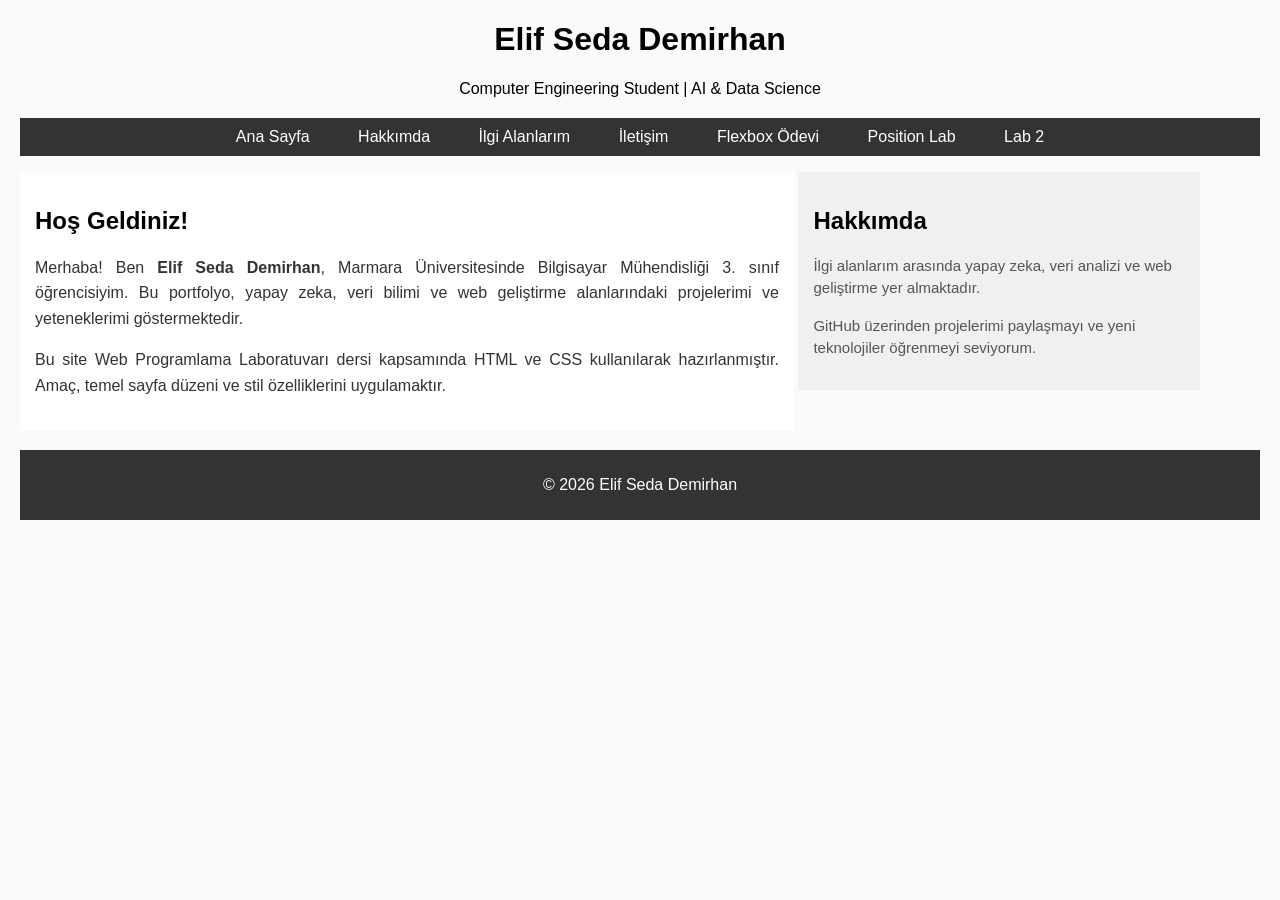
<file: index.html>
<!DOCTYPE html>
<html lang="tr">
<head>
<meta charset="UTF-8">
<title>Elif Seda Demirhan - Portfolio</title>
<link rel="stylesheet" href="styles/style.css">
</head>

<body>

<header>
<h1>Elif Seda Demirhan</h1>
<p>Computer Engineering Student | AI & Data Science</p>
</header>

<nav>
<ul>
<li><a href="index.html">Ana Sayfa</a></li>
<li><a href="about.html">Hakkımda</a></li>
<li><a href="interests.html">İlgi Alanlarım</a></li>
<li><a href="contact.html">İletişim</a></li>
<li><a href="flexbox/">Flexbox Ödevi</a></li>
<li><a href="lab-position.html">Position Lab</a></li>
<li><a href="lab2.html">Lab 2</a></li>
  

</ul>
</nav>

<main>

<div class="content">

<h2>Hoş Geldiniz!</h2>

<p>
Merhaba! Ben <strong>Elif Seda Demirhan</strong>, 
Marmara Üniversitesinde Bilgisayar Mühendisliği 3. sınıf öğrencisiyim. 
Bu portfolyo, yapay zeka, veri bilimi ve web geliştirme alanlarındaki 
projelerimi ve yeteneklerimi göstermektedir.
</p>

<p>
Bu site Web Programlama Laboratuvarı dersi kapsamında 
HTML ve CSS kullanılarak hazırlanmıştır. Amaç, temel sayfa düzeni 
ve stil özelliklerini uygulamaktır.
</p>

</div>

<aside class="sidebar">

<h2>Hakkımda</h2>

<p>
İlgi alanlarım arasında yapay zeka, veri analizi ve web geliştirme yer almaktadır.
</p>

<p>
GitHub üzerinden projelerimi paylaşmayı ve yeni teknolojiler öğrenmeyi seviyorum.
</p>

</aside>

</main>

<footer>
<p>© 2026 Elif Seda Demirhan</p>
</footer>

<script src="scripts/script.js"></script>

</body>
</html>
</file>
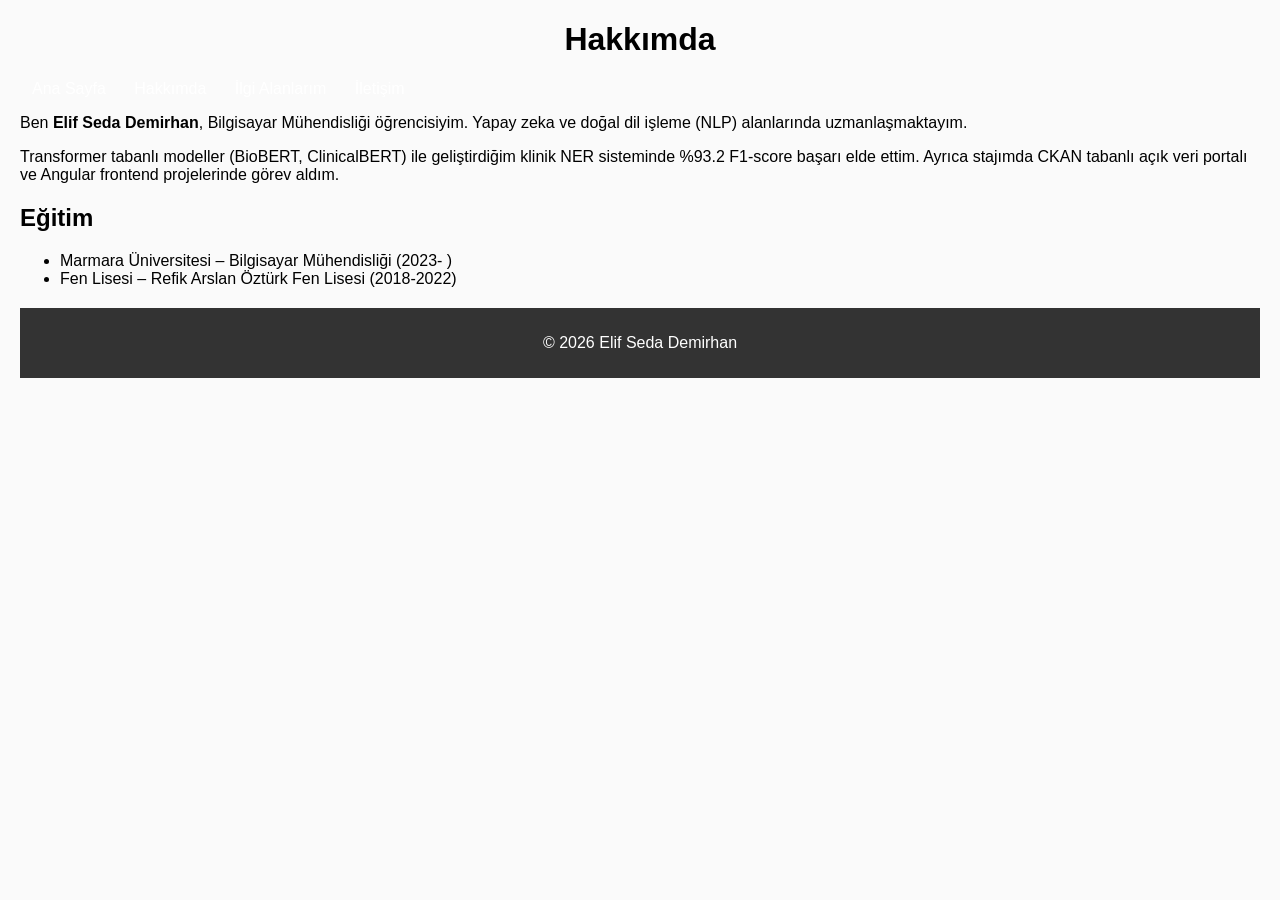
<file: about.html>
<!DOCTYPE html>
<html lang="tr">
<head>
<meta charset="UTF-8">
<title>Hakkımda</title>
<link rel="stylesheet" href="styles/style.css">
</head>
<body>

<header>
<h1>Hakkımda</h1>
</header>

<nav>
<a href="index.html">Ana Sayfa</a>
<a href="about.html">Hakkımda</a>
<a href="interests.html">İlgi Alanlarım</a>
<a href="contact.html">İletişim</a>
</nav>

<main>
<p>
Ben <strong>Elif Seda Demirhan</strong>, Bilgisayar Mühendisliği öğrencisiyim. 
Yapay zeka ve doğal dil işleme (NLP) alanlarında uzmanlaşmaktayım.
</p>

<p>
Transformer tabanlı modeller (BioBERT, ClinicalBERT) ile geliştirdiğim 
klinik NER sisteminde %93.2 F1-score başarı elde ettim. Ayrıca stajımda 
CKAN tabanlı açık veri portalı ve Angular frontend projelerinde görev aldım.
</p>

<blockquote>
</blockquote>

<h2>Eğitim</h2>
<ul>
<li>Marmara Üniversitesi – Bilgisayar Mühendisliği (2023- )</li>
<li>Fen Lisesi – Refik Arslan Öztürk Fen Lisesi (2018-2022)</li>
</ul>
</main>

<footer>
<p>© 2026 Elif Seda Demirhan</p>
</footer>

<script src="scripts/script.js"></script>
</body>
</html>
</file>
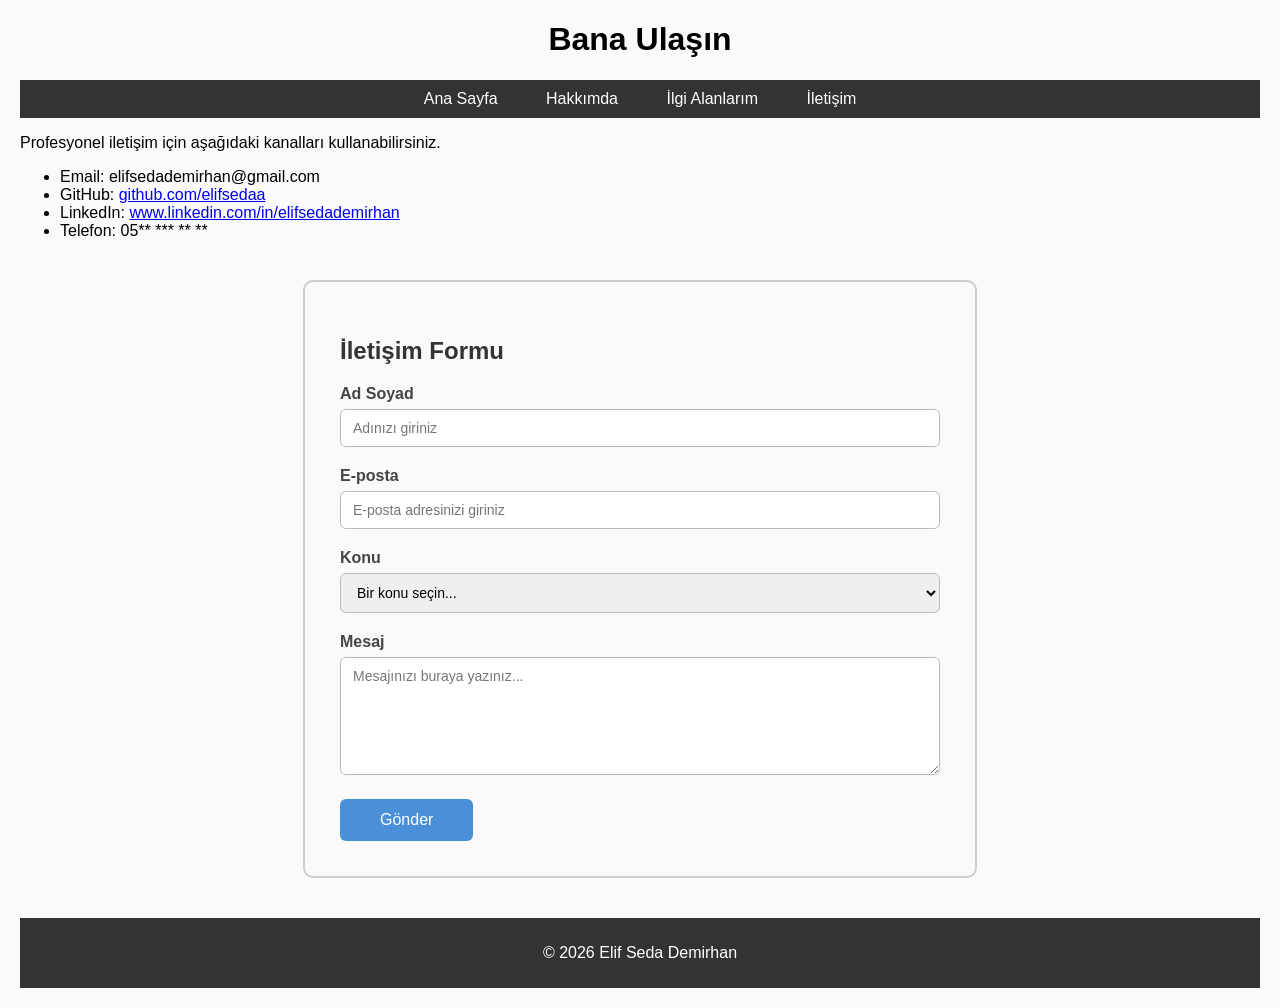
<file: contact.html>
<!DOCTYPE html>
<html lang="tr">
<head>
    <meta charset="UTF-8">
    <title>İletişim</title>
    <link rel="stylesheet" href="styles/style.css">
</head>
<body>

<header>
    <h1>Bana Ulaşın</h1>
</header>

<nav>
    <ul>
        <li><a href="index.html">Ana Sayfa</a></li>
        <li><a href="about.html">Hakkımda</a></li>
        <li><a href="interests.html">İlgi Alanlarım</a></li>
        <li><a href="contact.html">İletişim</a></li>
    </ul>
</nav>

<main>
    <p>Profesyonel iletişim için aşağıdaki kanalları kullanabilirsiniz.</p>
    <ul>
        <li>Email: elifsedademirhan@gmail.com</li>
        <li>GitHub: <a href="https://github.com/elifsedaa">github.com/elifsedaa</a></li>
        <li>LinkedIn: <a href="https://www.linkedin.com/in/elifsedademirhan/">www.linkedin.com/in/elifsedademirhan</a></li>
        <li>Telefon: 05** *** ** **</li>
    </ul>

    <!-- LAB 3 - İletişim Formu -->
    <div class="contact-container">
        <h2>İletişim Formu</h2>

        <label for="name">Ad Soyad</label>
        <input type="text" id="name" name="name" placeholder="Adınızı giriniz">

        <label for="email">E-posta</label>
        <input type="email" id="email" name="email" placeholder="E-posta adresinizi giriniz">

        <label for="konu">Konu</label>
        <select id="konu" name="konu">
            <option value="">Bir konu seçin...</option>
            <option value="is-teklifi">İş Teklifi</option>
            <option value="soru">Soru</option>
            <option value="geri-bildirim">Geri Bildirim</option>
        </select>

        <label for="mesaj">Mesaj</label>
        <textarea id="mesaj" name="mesaj" rows="6" placeholder="Mesajınızı buraya yazınız..."></textarea>

        <button type="submit">Gönder</button>
    </div>
</main>

<footer>
    <p>© 2026 Elif Seda Demirhan</p>
</footer>

<script src="scripts/script.js"></script>
</body>
</html>
</file>
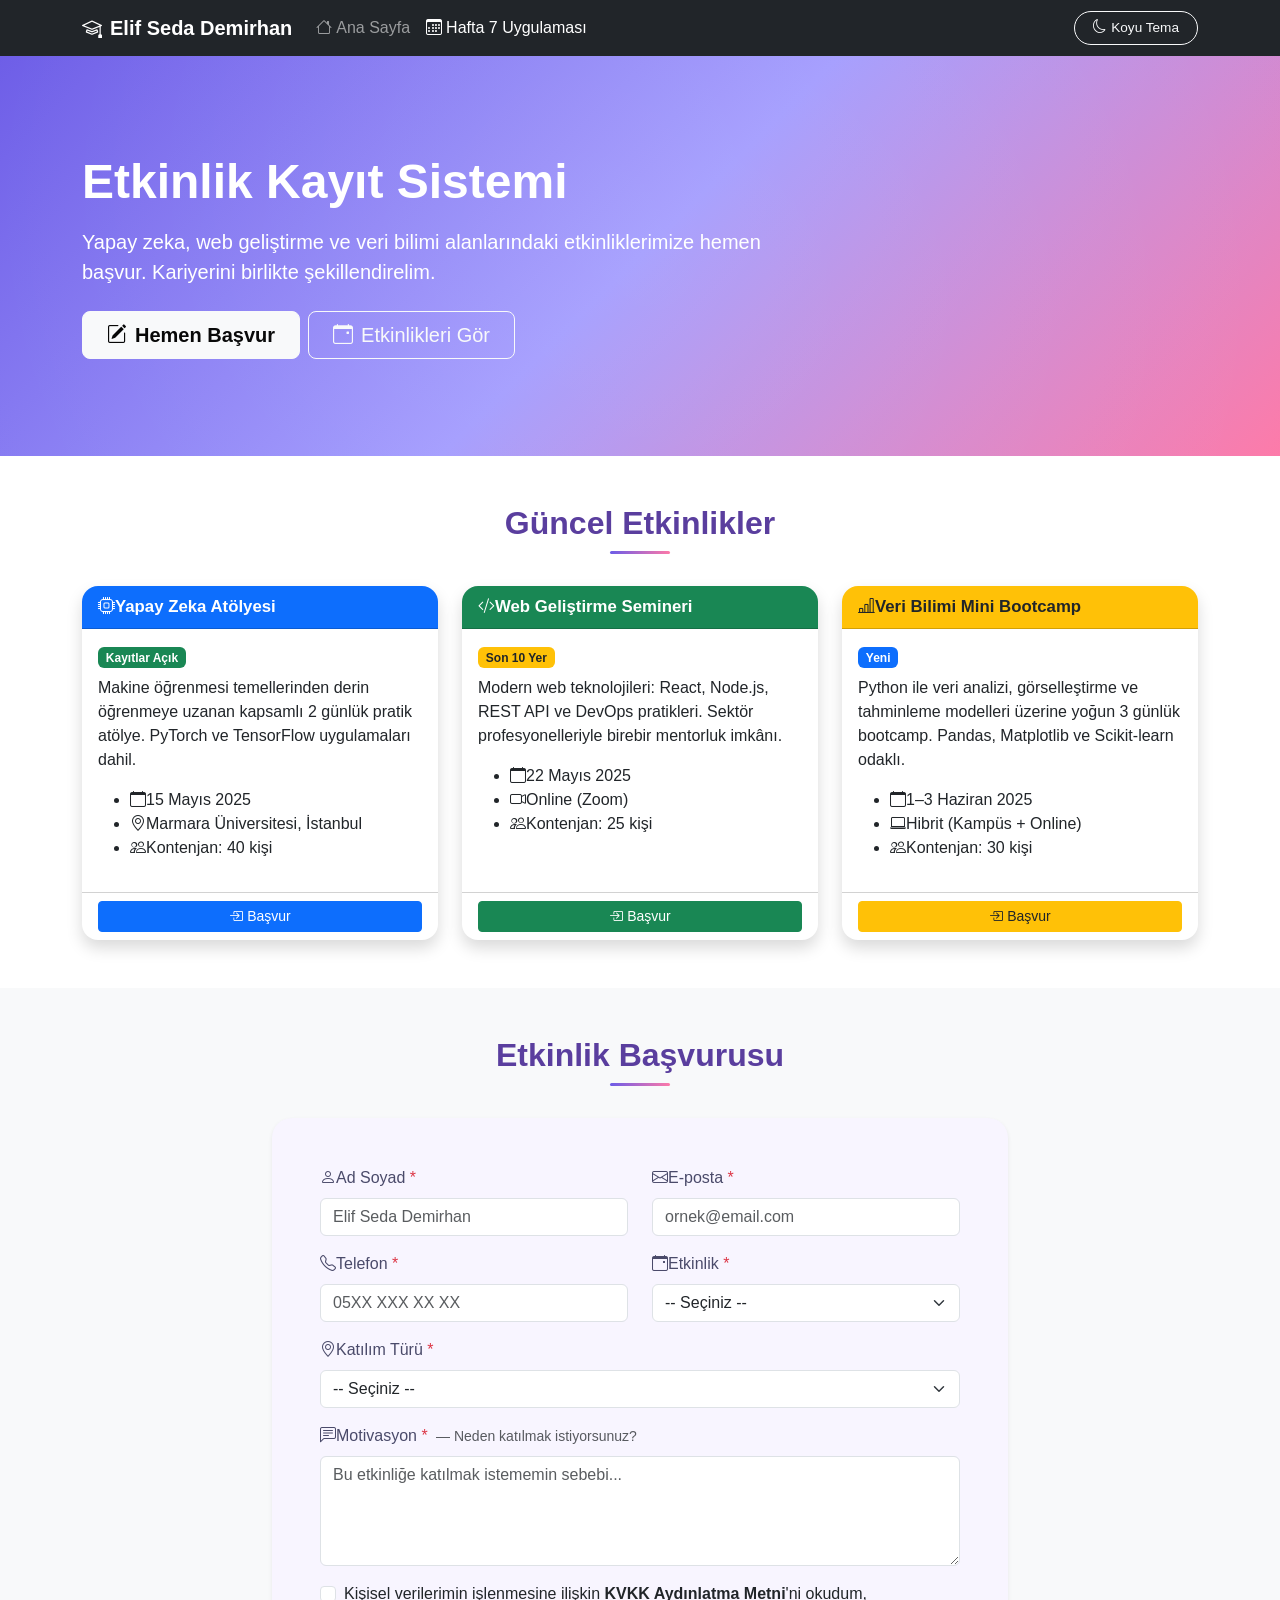
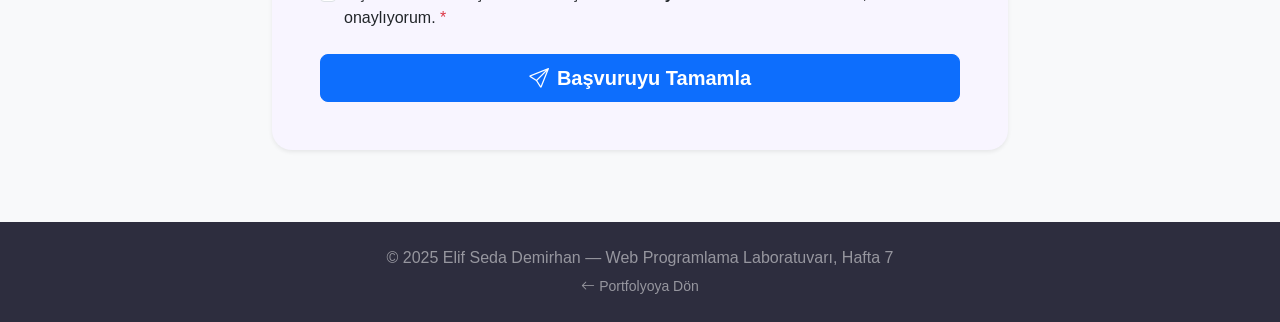
<file: hafta7.html>
<!DOCTYPE html>
<html lang="tr">
<head>
  <meta charset="UTF-8" />
  <meta name="viewport" content="width=device-width, initial-scale=1.0" />
  <title>Hafta 7 - Etkinlik Kayıt | Elif Seda Demirhan</title>

  <!-- Bootstrap CSS -->
  <link href="https://cdn.jsdelivr.net/npm/bootstrap@5.3.3/dist/css/bootstrap.min.css" rel="stylesheet" />
  <!-- Bootstrap Icons -->
  <link href="https://cdn.jsdelivr.net/npm/bootstrap-icons@1.11.3/font/bootstrap-icons.min.css" rel="stylesheet" />
  <!-- Hafta 7 özel CSS -->
  <link rel="stylesheet" href="styles/hafta7.css" />
</head>
<body>

  <!-- ════════════════════════════════════════════════════
       NAVBAR
  ════════════════════════════════════════════════════ -->
  <nav class="navbar navbar-expand-lg navbar-dark bg-dark shadow-sm">
    <div class="container">
      <a class="navbar-brand fw-bold" href="index.html">
        <i class="bi bi-mortarboard me-2"></i>Elif Seda Demirhan
      </a>
      <button class="navbar-toggler" type="button"
        data-bs-toggle="collapse" data-bs-target="#navMenu"
        aria-controls="navMenu" aria-expanded="false" aria-label="Menüyü aç/kapat">
        <span class="navbar-toggler-icon"></span>
      </button>

      <div class="collapse navbar-collapse" id="navMenu">
        <ul class="navbar-nav me-auto mb-2 mb-lg-0">
          <li class="nav-item">
            <a class="nav-link" href="index.html">
              <i class="bi bi-house me-1"></i>Ana Sayfa
            </a>
          </li>
          <li class="nav-item">
            <a class="nav-link active" href="hafta7.html">
              <i class="bi bi-calendar3 me-1"></i>Hafta 7 Uygulaması
            </a>
          </li>
        </ul>

        <button id="temaBtn" class="btn btn-outline-light">
          <i id="temaBtnIcon" class="bi bi-moon"></i>
          <span id="temaBtnText">Koyu Tema</span>
        </button>
      </div>
    </div>
  </nav>

  <!-- ════════════════════════════════════════════════════
       HERO
  ════════════════════════════════════════════════════ -->
  <section class="hero-section text-white py-5">
    <div class="container py-4">
      <div class="row align-items-center">
        <div class="col-lg-8">
          <h1 class="display-5 fw-bold mb-3">Etkinlik Kayıt Sistemi</h1>
          <p class="lead mb-4">
            Yapay zeka, web geliştirme ve veri bilimi alanlarındaki
            etkinliklerimize hemen başvur. Kariyerini birlikte şekillendirelim.
          </p>
          <div class="d-flex flex-wrap gap-2">
            <a href="#form-bolumu" class="btn btn-light btn-lg fw-semibold px-4">
              <i class="bi bi-pencil-square me-2"></i>Hemen Başvur
            </a>
            <a href="#etkinlikler" class="btn btn-outline-light btn-lg px-4">
              <i class="bi bi-calendar-event me-2"></i>Etkinlikleri Gör
            </a>
          </div>
        </div>
      </div>
    </div>
  </section>

  <!-- ════════════════════════════════════════════════════
       ETKİNLİK KARTLARI
  ════════════════════════════════════════════════════ -->
  <section id="etkinlikler" class="py-5">
    <div class="container">
      <h2 class="section-title text-center">Güncel Etkinlikler</h2>

      <div class="row g-4">

        <!-- Kart 1 -->
        <div class="col-md-4">
          <div class="card event-card shadow h-100">
            <div class="card-header bg-primary text-white">
              <i class="bi bi-cpu"></i>Yapay Zeka Atölyesi
            </div>
            <div class="card-body">
              <span class="badge bg-success mb-2">Kayıtlar Açık</span>
              <p class="card-text">
                Makine öğrenmesi temellerinden derin öğrenmeye uzanan
                kapsamlı 2 günlük pratik atölye. PyTorch ve TensorFlow
                uygulamaları dahil.
              </p>
              <ul class="event-meta mt-3">
                <li><i class="bi bi-calendar"></i>15 Mayıs 2025</li>
                <li><i class="bi bi-geo-alt"></i>Marmara Üniversitesi, İstanbul</li>
                <li><i class="bi bi-people"></i>Kontenjan: 40 kişi</li>
              </ul>
            </div>
            <div class="card-footer bg-transparent">
              <a href="#form-bolumu" class="btn btn-primary btn-sm w-100">
                <i class="bi bi-box-arrow-in-right me-1"></i>Başvur
              </a>
            </div>
          </div>
        </div>

        <!-- Kart 2 -->
        <div class="col-md-4">
          <div class="card event-card shadow h-100">
            <div class="card-header bg-success text-white">
              <i class="bi bi-code-slash"></i>Web Geliştirme Semineri
            </div>
            <div class="card-body">
              <span class="badge bg-warning text-dark mb-2">Son 10 Yer</span>
              <p class="card-text">
                Modern web teknolojileri: React, Node.js, REST API ve
                DevOps pratikleri. Sektör profesyonelleriyle birebir
                mentorluk imkânı.
              </p>
              <ul class="event-meta mt-3">
                <li><i class="bi bi-calendar"></i>22 Mayıs 2025</li>
                <li><i class="bi bi-camera-video"></i>Online (Zoom)</li>
                <li><i class="bi bi-people"></i>Kontenjan: 25 kişi</li>
              </ul>
            </div>
            <div class="card-footer bg-transparent">
              <a href="#form-bolumu" class="btn btn-success btn-sm w-100">
                <i class="bi bi-box-arrow-in-right me-1"></i>Başvur
              </a>
            </div>
          </div>
        </div>

        <!-- Kart 3 -->
        <div class="col-md-4">
          <div class="card event-card shadow h-100">
            <div class="card-header bg-warning text-dark">
              <i class="bi bi-bar-chart-line"></i>Veri Bilimi Mini Bootcamp
            </div>
            <div class="card-body">
              <span class="badge bg-primary mb-2">Yeni</span>
              <p class="card-text">
                Python ile veri analizi, görselleştirme ve tahminleme
                modelleri üzerine yoğun 3 günlük bootcamp. Pandas,
                Matplotlib ve Scikit-learn odaklı.
              </p>
              <ul class="event-meta mt-3">
                <li><i class="bi bi-calendar"></i>1–3 Haziran 2025</li>
                <li><i class="bi bi-laptop"></i>Hibrit (Kampüs + Online)</li>
                <li><i class="bi bi-people"></i>Kontenjan: 30 kişi</li>
              </ul>
            </div>
            <div class="card-footer bg-transparent">
              <a href="#form-bolumu" class="btn btn-warning btn-sm w-100 text-dark">
                <i class="bi bi-box-arrow-in-right me-1"></i>Başvur
              </a>
            </div>
          </div>
        </div>

      </div>
    </div>
  </section>

  <!-- ════════════════════════════════════════════════════
       BAŞVURU FORMU
  ════════════════════════════════════════════════════ -->
  <section id="form-bolumu" class="py-5 bg-light">
    <div class="container">
      <h2 class="section-title text-center">Etkinlik Başvurusu</h2>

      <div class="row justify-content-center">
        <div class="col-lg-8">
          <div class="form-section p-4 p-md-5 shadow-sm">

            <!-- Hata uyarısı -->
            <div id="formUyari" class="alert alert-danger d-flex align-items-center gap-2 d-none" role="alert">
              <i class="bi bi-exclamation-triangle-fill flex-shrink-0"></i>
              Lütfen tüm alanları doldurun ve KVKK onayını işaretleyin.
            </div>

            <form id="basvuruForm" novalidate>

              <!-- Ad Soyad + E-posta -->
              <div class="row mb-3">
                <div class="col-md-6 mb-3 mb-md-0">
                  <label for="adSoyad" class="form-label">
                    <i class="bi bi-person"></i>Ad Soyad <span class="text-danger">*</span>
                  </label>
                  <input type="text" class="form-control" id="adSoyad" placeholder="Elif Seda Demirhan" />
                </div>
                <div class="col-md-6">
                  <label for="eposta" class="form-label">
                    <i class="bi bi-envelope"></i>E-posta <span class="text-danger">*</span>
                  </label>
                  <input type="email" class="form-control" id="eposta" placeholder="ornek@email.com" />
                </div>
              </div>

              <!-- Telefon + Etkinlik -->
              <div class="row mb-3">
                <div class="col-md-6 mb-3 mb-md-0">
                  <label for="telefon" class="form-label">
                    <i class="bi bi-telephone"></i>Telefon <span class="text-danger">*</span>
                  </label>
                  <input type="tel" class="form-control" id="telefon" placeholder="05XX XXX XX XX" />
                </div>
                <div class="col-md-6">
                  <label for="etkinlik" class="form-label">
                    <i class="bi bi-calendar-event"></i>Etkinlik <span class="text-danger">*</span>
                  </label>
                  <select class="form-select" id="etkinlik">
                    <option value="">-- Seçiniz --</option>
                    <option value="yapay-zeka">Yapay Zeka Atölyesi</option>
                    <option value="web-gelistirme">Web Geliştirme Semineri</option>
                    <option value="veri-bilimi">Veri Bilimi Mini Bootcamp</option>
                  </select>
                </div>
              </div>

              <!-- Katılım Türü -->
              <div class="mb-3">
                <label for="katilimTuru" class="form-label">
                  <i class="bi bi-geo-alt"></i>Katılım Türü <span class="text-danger">*</span>
                </label>
                <select class="form-select" id="katilimTuru">
                  <option value="">-- Seçiniz --</option>
                  <option value="yuz-yuze">Yüz Yüze</option>
                  <option value="online">Online (Canlı)</option>
                  <option value="hibrit">Hibrit</option>
                </select>
              </div>

              <!-- Motivasyon -->
              <div class="mb-3">
                <label for="motivasyon" class="form-label">
                  <i class="bi bi-chat-left-text"></i>Motivasyon
                  <span class="text-danger">*</span>
                  <small class="text-muted fw-normal ms-1">— Neden katılmak istiyorsunuz?</small>
                </label>
                <textarea class="form-control" id="motivasyon" rows="4"
                  placeholder="Bu etkinliğe katılmak istememin sebebi..."></textarea>
              </div>

              <!-- KVKK -->
              <div class="mb-4">
                <div class="form-check">
                  <input class="form-check-input" type="checkbox" id="kvkk" />
                  <label class="form-check-label" for="kvkk">
                    Kişisel verilerimin işlenmesine ilişkin
                    <strong>KVKK Aydınlatma Metni</strong>'ni okudum, onaylıyorum.
                    <span class="text-danger">*</span>
                  </label>
                </div>
              </div>

              <!-- Gönder -->
              <div class="d-grid">
                <button type="submit" class="btn btn-primary btn-lg fw-semibold">
                  <i class="bi bi-send me-2"></i>Başvuruyu Tamamla
                </button>
              </div>

            </form>
          </div>

          <!-- Başvuru özeti (JS tarafından doldurulur) -->
          <div id="basvuruOzet" class="mt-4"></div>

        </div>
      </div>
    </div>
  </section>

  <!-- ════════════════════════════════════════════════════
       FOOTER
  ════════════════════════════════════════════════════ -->
  <footer class="py-4">
    <div class="container text-center text-white-50">
      <p class="mb-1">
        &copy; 2025 Elif Seda Demirhan — Web Programlama Laboratuvarı, Hafta 7
      </p>
      <a href="index.html" class="text-white-50 text-decoration-none small">
        <i class="bi bi-arrow-left me-1"></i>Portfolyoya Dön
      </a>
    </div>
  </footer>

  <!-- Bootstrap JS -->
  <script src="https://cdn.jsdelivr.net/npm/bootstrap@5.3.3/dist/js/bootstrap.bundle.min.js"></script>
  <!-- Hafta 7 JS -->
  <script src="scripts/hafta7.js"></script>

</body>
</html>
</file>
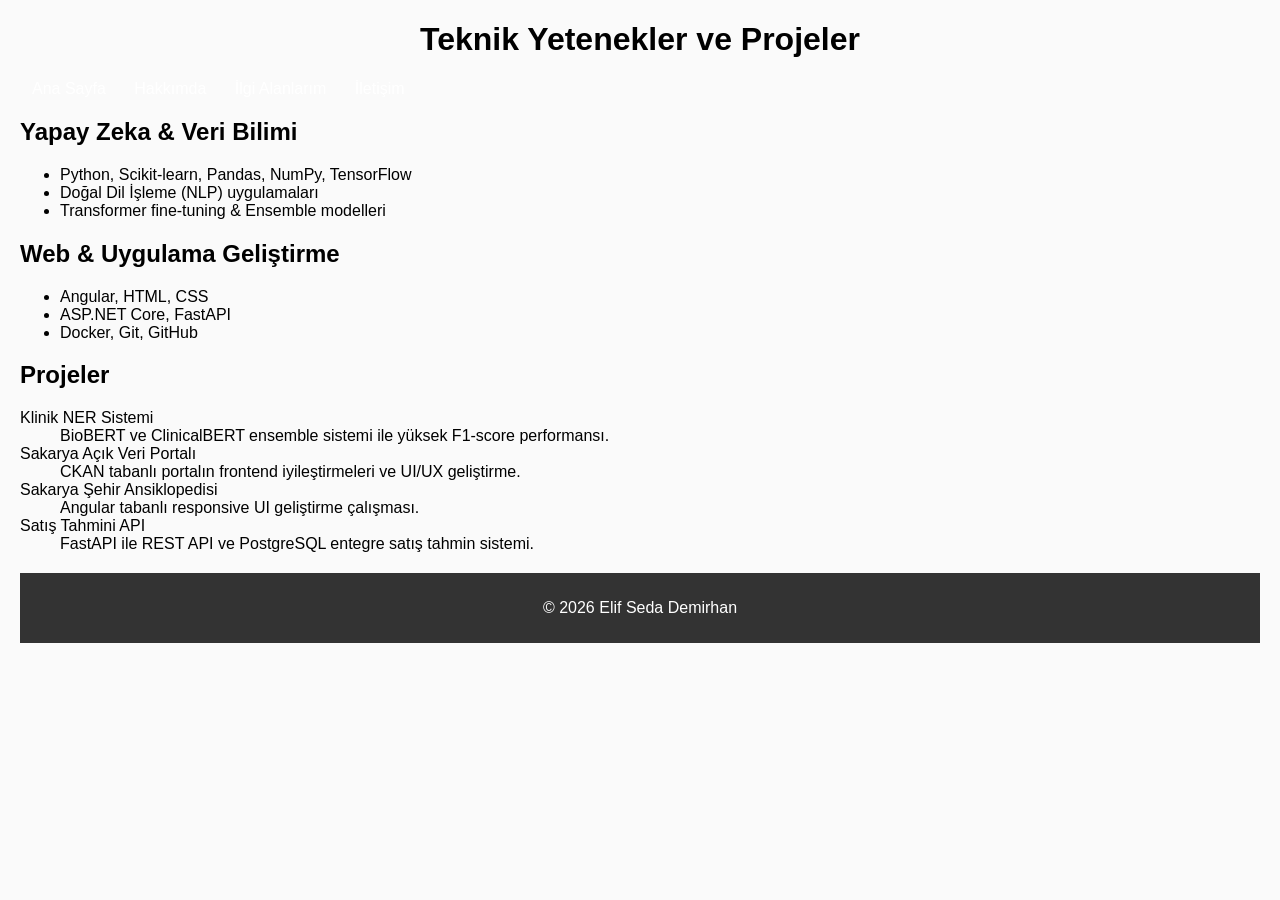
<file: interests.html>
<!DOCTYPE html>
<html lang="tr">
<head>
<meta charset="UTF-8">
<title>İlgi Alanlarım</title>
<link rel="stylesheet" href="styles/style.css">
</head>
<body>

<header>
<h1>Teknik Yetenekler ve Projeler</h1>
</header>

<nav>
<a href="index.html">Ana Sayfa</a>
<a href="about.html">Hakkımda</a>
<a href="interests.html">İlgi Alanlarım</a>
<a href="contact.html">İletişim</a>
</nav>

<main>
<h2>Yapay Zeka & Veri Bilimi</h2>
<ul>
<li>Python, Scikit-learn, Pandas, NumPy, TensorFlow</li>
<li>Doğal Dil İşleme (NLP) uygulamaları</li>
<li>Transformer fine-tuning & Ensemble modelleri</li>
</ul>

<h2>Web & Uygulama Geliştirme</h2>
<ul>
<li>Angular, HTML, CSS</li>
<li>ASP.NET Core, FastAPI</li>
<li>Docker, Git, GitHub</li>
</ul>

<h2>Projeler</h2>
<dl>
<dt>Klinik NER Sistemi</dt>
<dd>BioBERT ve ClinicalBERT ensemble sistemi ile yüksek F1-score performansı.</dd>

<dt>Sakarya Açık Veri Portalı</dt>
<dd>CKAN tabanlı portalın frontend iyileştirmeleri ve UI/UX geliştirme.</dd>

<dt>Sakarya Şehir Ansiklopedisi</dt>
<dd>Angular tabanlı responsive UI geliştirme çalışması.</dd>

<dt>Satış Tahmini API</dt>
<dd>FastAPI ile REST API ve PostgreSQL entegre satış tahmin sistemi.</dd>
</dl>
</main>

<footer>
<p>© 2026 Elif Seda Demirhan</p>
</footer>

<script src="scripts/script.js"></script>
</body>
</html>
</file>
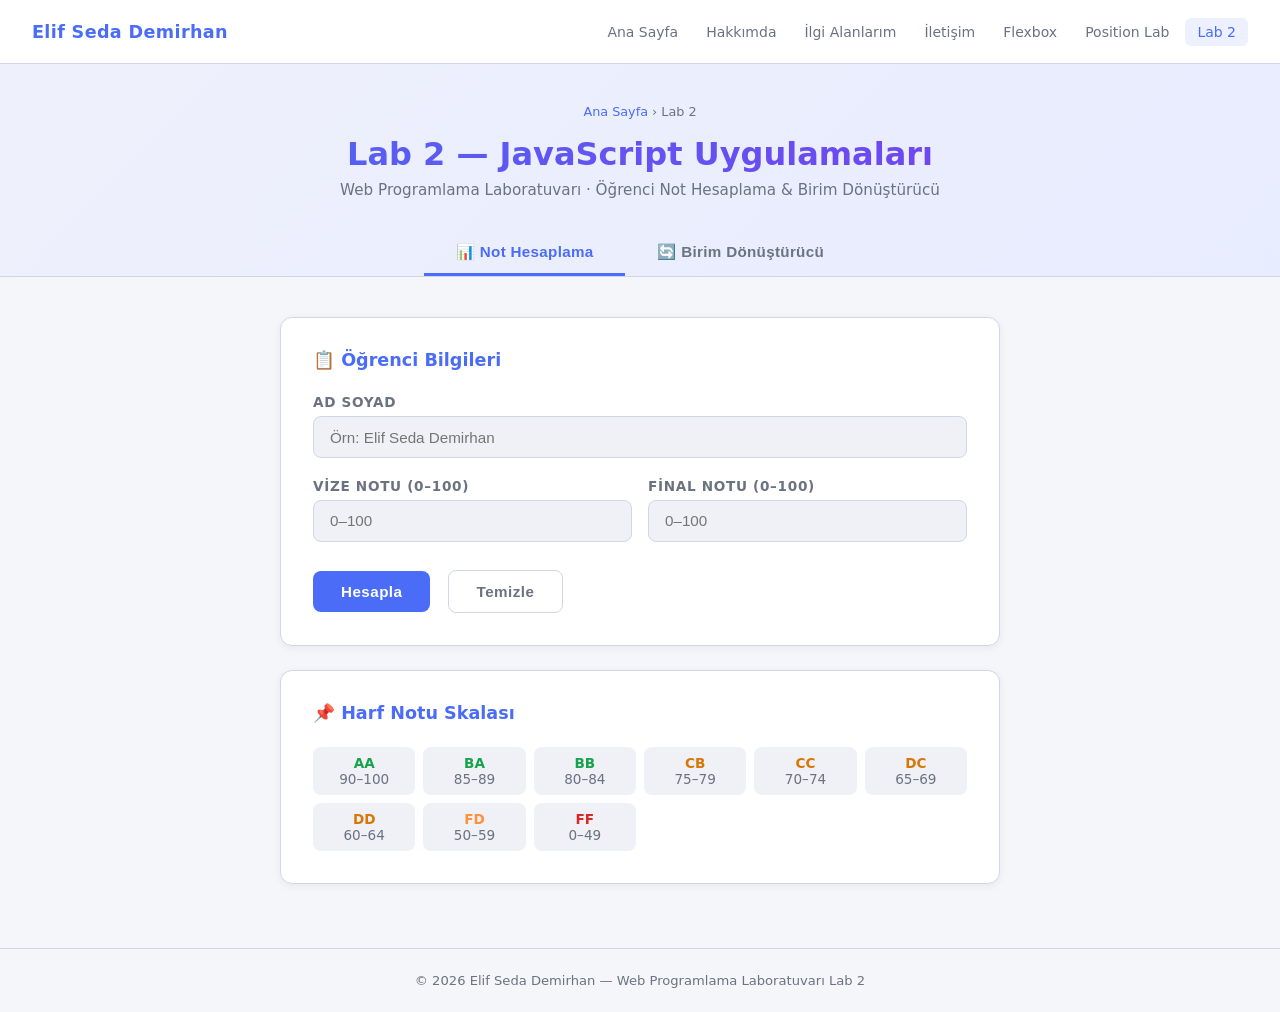
<file: lab2.html>
<!DOCTYPE html>
<html lang="tr">
<head>
  <meta charset="UTF-8" />
  <meta name="viewport" content="width=device-width, initial-scale=1.0" />
  <title>Lab 2 - JavaScript Uygulamaları | Elif Seda Demirhan</title>
  <style>
    /* ── Light tema değişkenler ── */
    :root {
      --bg: #f5f6fa;
      --surface: #ffffff;
      --surface2: #f0f1f7;
      --border: #d1d5e8;
      --accent: #4a6cf7;
      --accent2: #4a6cf7;
      --text: #1e2140;
      --muted: #6b7280;
      --success: #16a34a;
      --danger: #dc2626;
      --warn: #d97706;
      --radius: 12px;
    }

    * { box-sizing: border-box; margin: 0; padding: 0; }

    body {
      font-family: 'Segoe UI', system-ui, sans-serif;
      background: var(--bg);
      color: var(--text);
      min-height: 100vh;
      display: flex;
      flex-direction: column;
    }

    /* ── NAV — mevcut site stili ── */
    nav {
      background: var(--surface);
      border-bottom: 1px solid var(--border);
      padding: 0 2rem;
      display: flex;
      align-items: center;
      justify-content: space-between;
      height: 64px;
      position: sticky;
      top: 0;
      z-index: 100;
    }

    .nav-brand {
      font-weight: 700;
      font-size: 1.1rem;
      color: var(--accent2);
      text-decoration: none;
      letter-spacing: 0.02em;
    }

    .nav-links {
      display: flex;
      gap: 0.25rem;
      list-style: none;
      flex-wrap: wrap;
    }

    .nav-links a {
      color: var(--muted);
      text-decoration: none;
      font-size: 0.875rem;
      padding: 6px 12px;
      border-radius: 6px;
      transition: all 0.2s;
    }

    .nav-links a:hover { color: var(--text); background: var(--surface2); }
    .nav-links a.active { color: var(--accent2); background: rgba(74, 108, 247, 0.1); }

    /* ── SAYFA BAŞLIĞI ── */
    .page-header {
      background: linear-gradient(135deg, #eef0fb 0%, #e8ecff 100%);
      border-bottom: 1px solid var(--border);
      padding: 2.5rem 2rem 0;
      text-align: center;
    }

    .breadcrumb {
      font-size: 0.8rem;
      color: var(--muted);
      margin-bottom: 1rem;
    }

    .breadcrumb a { color: var(--accent2); text-decoration: none; }
    .breadcrumb a:hover { text-decoration: underline; }

    .page-header h1 {
      font-size: 2rem;
      font-weight: 800;
      background: linear-gradient(135deg, #4a6cf7, #7c3aed);
      -webkit-background-clip: text;
      -webkit-text-fill-color: transparent;
      background-clip: text;
      margin-bottom: 0.5rem;
    }

    .page-header p {
      color: var(--muted);
      font-size: 0.95rem;
      margin-bottom: 0;
    }

    /* ── TAB NAVIGATION ── */
    .tab-bar {
      display: flex;
      justify-content: center;
      gap: 0;
      margin-top: 2rem;
    }

    .tab-btn {
      padding: 0.75rem 2rem;
      background: transparent;
      border: none;
      border-bottom: 3px solid transparent;
      color: var(--muted);
      font-size: 0.95rem;
      font-weight: 600;
      cursor: pointer;
      transition: all 0.2s;
      letter-spacing: 0.02em;
    }

    .tab-btn:hover { color: var(--text); }

    .tab-btn.active {
      color: var(--accent2);
      border-bottom-color: var(--accent2);
    }

    /* ── ANA İÇERİK ── */
    main {
      flex: 1;
      padding: 2.5rem 1rem;
    }

    .container { max-width: 720px; margin: 0 auto; }

    .tab-panel { display: none; }
    .tab-panel.active { display: block; }

    /* ── KART ── */
    .card {
      background: var(--surface);
      border: 1px solid var(--border);
      border-radius: var(--radius);
      padding: 2rem;
      margin-bottom: 1.5rem;
      box-shadow: 0 2px 8px rgba(0,0,0,0.06);
    }

    .card-title {
      font-size: 1.1rem;
      font-weight: 700;
      color: var(--accent2);
      margin-bottom: 1.5rem;
      display: flex;
      align-items: center;
      gap: 0.5rem;
    }

    /* ── FORM ELEMENTLERİ ── */
    .form-group {
      margin-bottom: 1.25rem;
    }

    label {
      display: block;
      font-size: 0.85rem;
      font-weight: 600;
      color: var(--muted);
      margin-bottom: 0.4rem;
      text-transform: uppercase;
      letter-spacing: 0.05em;
    }

    input[type="text"],
    input[type="number"],
    select {
      width: 100%;
      padding: 0.7rem 1rem;
      background: var(--surface2);
      border: 1px solid var(--border);
      border-radius: 8px;
      color: var(--text);
      font-size: 0.95rem;
      outline: none;
      transition: border-color 0.2s;
    }

    input[type="text"]:focus,
    input[type="number"]:focus,
    select:focus {
      border-color: var(--accent);
    }

    select option { background: #ffffff; color: var(--text); }

    /* ── BUTONLAR ── */
    .btn {
      padding: 0.75rem 1.75rem;
      border: none;
      border-radius: 8px;
      font-size: 0.95rem;
      font-weight: 700;
      cursor: pointer;
      transition: all 0.2s;
      letter-spacing: 0.03em;
    }

    .btn-primary {
      background: var(--accent);
      color: #fff;
    }

    .btn-primary:hover {
      background: #3a5ce6;
      transform: translateY(-1px);
    }

    .btn-outline {
      background: transparent;
      border: 1px solid var(--border);
      color: var(--muted);
      margin-left: 0.75rem;
    }

    .btn-outline:hover {
      border-color: var(--accent2);
      color: var(--accent2);
    }

    /* ── SONUÇ ALANLARI ── */
    .result-box {
      background: var(--surface2);
      border: 1px solid var(--border);
      border-radius: var(--radius);
      padding: 1.5rem;
      margin-top: 1.5rem;
      display: none;
    }

    .result-box.show { display: block; animation: fadeIn 0.3s ease; }

    @keyframes fadeIn {
      from { opacity: 0; transform: translateY(8px); }
      to   { opacity: 1; transform: translateY(0); }
    }

    .result-row {
      display: flex;
      justify-content: space-between;
      align-items: center;
      padding: 0.6rem 0;
      border-bottom: 1px solid var(--border);
    }

    .result-row:last-child { border-bottom: none; }

    .result-label {
      font-size: 0.85rem;
      color: var(--muted);
      text-transform: uppercase;
      letter-spacing: 0.05em;
    }

    .result-value {
      font-weight: 700;
      font-size: 1rem;
    }

    .badge {
      display: inline-block;
      padding: 3px 14px;
      border-radius: 20px;
      font-size: 0.875rem;
      font-weight: 700;
    }

    .badge-success { background: rgba(22, 163, 74, 0.12); color: var(--success); }
    .badge-danger  { background: rgba(220, 38, 38, 0.12); color: var(--danger); }
    .badge-warn    { background: rgba(217, 119, 6, 0.12);  color: var(--warn); }
    .badge-info    { background: rgba(74, 108, 247, 0.12); color: var(--accent2); }

    /* ── BİRİM DÖNÜŞTÜRÜCÜ ÖZEL ── */
    .converter-grid {
      display: grid;
      grid-template-columns: 1fr auto 1fr;
      gap: 1rem;
      align-items: end;
    }

    .swap-btn {
      width: 40px;
      height: 40px;
      border-radius: 50%;
      border: 1px solid var(--border);
      background: var(--surface2);
      color: var(--muted);
      font-size: 1.1rem;
      cursor: pointer;
      display: flex;
      align-items: center;
      justify-content: center;
      transition: all 0.2s;
      margin-bottom: 0px;
    }

    .swap-btn:hover {
      border-color: var(--accent2);
      color: var(--accent2);
      transform: rotate(180deg);
    }

    .big-result {
      text-align: center;
      padding: 1.25rem;
      background: var(--surface2);
      border: 1px solid var(--border);
      border-radius: var(--radius);
      margin-top: 1.25rem;
    }

    .big-result .number {
      font-size: 2rem;
      font-weight: 800;
      color: var(--accent2);
    }

    .big-result .unit-label {
      font-size: 0.85rem;
      color: var(--muted);
      margin-top: 0.25rem;
    }

    /* ── HATA MESAJI ── */
    .error-msg {
      color: var(--danger);
      font-size: 0.85rem;
      margin-top: 0.5rem;
      display: none;
    }

    /* ── FOOTER ── */
    footer {
      text-align: center;
      padding: 1.5rem;
      border-top: 1px solid var(--border);
      color: var(--muted);
      font-size: 0.82rem;
    }
  </style>
</head>
<body>

<!-- ── NAV ── -->
<nav>
  <a class="nav-brand" href="https://elifsedaa.github.io/index.html">Elif Seda Demirhan</a>
  <ul class="nav-links">
    <li><a href="https://elifsedaa.github.io/index.html">Ana Sayfa</a></li>
    <li><a href="https://elifsedaa.github.io/about.html">Hakkımda</a></li>
    <li><a href="https://elifsedaa.github.io/interests.html">İlgi Alanlarım</a></li>
    <li><a href="https://elifsedaa.github.io/contact.html">İletişim</a></li>
    <li><a href="https://elifsedaa.github.io/flexbox/" >Flexbox</a></li>
    <li><a href="https://elifsedaa.github.io/lab-position.html">Position Lab</a></li>
    <li><a href="https://elifsedaa.github.io/lab2.html" class="active">Lab 2</a></li>
  </ul>
</nav>

<!-- ── SAYFA BAŞLIĞI + TABS ── -->
<div class="page-header">
  <div class="breadcrumb">
    <a href="https://elifsedaa.github.io/index.html">Ana Sayfa</a> › Lab 2
  </div>
  <h1>Lab 2 — JavaScript Uygulamaları</h1>
  <p>Web Programlama Laboratuvarı · Öğrenci Not Hesaplama & Birim Dönüştürücü</p>

  <div class="tab-bar">
    <button class="tab-btn active" onclick="switchTab('not', this)">📊 Not Hesaplama</button>
    <button class="tab-btn" onclick="switchTab('birim', this)">🔄 Birim Dönüştürücü</button>
  </div>
</div>

<!-- ── İÇERİK ── -->
<main>
  <div class="container">

    <!-- TAB 1 — ÖĞRENCİ NOT HESAPLAMA -->
    <div class="tab-panel active" id="tab-not">
      <div class="card">
        <div class="card-title">📋 Öğrenci Bilgileri</div>

        <div class="form-group">
          <label>Ad Soyad</label>
          <input type="text" id="adSoyad" placeholder="Örn: Elif Seda Demirhan" />
        </div>

        <div style="display:grid;grid-template-columns:1fr 1fr;gap:1rem;">
          <div class="form-group">
            <label>Vize Notu (0–100)</label>
            <input type="number" id="vize" min="0" max="100" placeholder="0–100" />
          </div>
          <div class="form-group">
            <label>Final Notu (0–100)</label>
            <input type="number" id="final" min="0" max="100" placeholder="0–100" />
          </div>
        </div>

        <div id="not-error" class="error-msg">⚠ Lütfen tüm alanları doldurun. Notlar 0–100 arasında olmalıdır.</div>

        <div style="margin-top:0.5rem;">
          <button class="btn btn-primary" onclick="hesaplaBot()">Hesapla</button>
          <button class="btn btn-outline" onclick="temizleNot()">Temizle</button>
        </div>

        <div class="result-box" id="not-result">
          <div class="result-row">
            <span class="result-label">Öğrenci</span>
            <span class="result-value" id="r-ad">—</span>
          </div>
          <div class="result-row">
            <span class="result-label">Vize × 0.40</span>
            <span class="result-value" id="r-vize-w">—</span>
          </div>
          <div class="result-row">
            <span class="result-label">Final × 0.60</span>
            <span class="result-value" id="r-final-w">—</span>
          </div>
          <div class="result-row">
            <span class="result-label">Ortalama</span>
            <span class="result-value" id="r-ort" style="font-size:1.25rem;color:var(--accent2);">—</span>
          </div>
          <div class="result-row">
            <span class="result-label">Harf Notu</span>
            <span class="result-value"><span class="badge badge-info" id="r-harf">—</span></span>
          </div>
          <div class="result-row">
            <span class="result-label">Durum</span>
            <span class="result-value"><span class="badge" id="r-durum">—</span></span>
          </div>
        </div>
      </div>

      <!-- Harf notu tablosu referans -->
      <div class="card">
        <div class="card-title">📌 Harf Notu Skalası</div>
        <div style="display:grid;grid-template-columns:repeat(auto-fill,minmax(90px,1fr));gap:0.5rem;font-size:0.85rem;">
          <div style="text-align:center;padding:0.5rem;background:var(--surface2);border-radius:8px;"><span style="color:var(--success);font-weight:700;">AA</span><br><span style="color:var(--muted);">90–100</span></div>
          <div style="text-align:center;padding:0.5rem;background:var(--surface2);border-radius:8px;"><span style="color:var(--success);font-weight:700;">BA</span><br><span style="color:var(--muted);">85–89</span></div>
          <div style="text-align:center;padding:0.5rem;background:var(--surface2);border-radius:8px;"><span style="color:var(--success);font-weight:700;">BB</span><br><span style="color:var(--muted);">80–84</span></div>
          <div style="text-align:center;padding:0.5rem;background:var(--surface2);border-radius:8px;"><span style="color:var(--warn);font-weight:700;">CB</span><br><span style="color:var(--muted);">75–79</span></div>
          <div style="text-align:center;padding:0.5rem;background:var(--surface2);border-radius:8px;"><span style="color:var(--warn);font-weight:700;">CC</span><br><span style="color:var(--muted);">70–74</span></div>
          <div style="text-align:center;padding:0.5rem;background:var(--surface2);border-radius:8px;"><span style="color:var(--warn);font-weight:700;">DC</span><br><span style="color:var(--muted);">65–69</span></div>
          <div style="text-align:center;padding:0.5rem;background:var(--surface2);border-radius:8px;"><span style="color:var(--warn);font-weight:700;">DD</span><br><span style="color:var(--muted);">60–64</span></div>
          <div style="text-align:center;padding:0.5rem;background:var(--surface2);border-radius:8px;"><span style="color:#fb923c;font-weight:700;">FD</span><br><span style="color:var(--muted);">50–59</span></div>
          <div style="text-align:center;padding:0.5rem;background:var(--surface2);border-radius:8px;"><span style="color:var(--danger);font-weight:700;">FF</span><br><span style="color:var(--muted);">0–49</span></div>
        </div>
      </div>
    </div><!-- /tab-not -->


    <!-- TAB 2 — BİRİM DÖNÜŞTÜRÜCÜ -->
    <div class="tab-panel" id="tab-birim">
      <div class="card">
        <div class="card-title">⚙️ Kategori Seç</div>

        <div class="form-group">
          <label>Dönüşüm Kategorisi</label>
          <select id="kategori" onchange="kategoriDegis()">
            <option value="sicaklik">🌡 Sıcaklık</option>
            <option value="uzunluk">📏 Uzunluk</option>
            <option value="kutle">⚖️ Kütle</option>
            <option value="hacim">🧪 Hacim</option>
          </select>
        </div>
      </div>

      <div class="card">
        <div class="card-title" id="birim-title">🌡 Sıcaklık Dönüştürücü</div>

        <div class="form-group">
          <label>Değer</label>
          <input type="number" id="birimInput" placeholder="Değer girin..." oninput="donustur()" />
        </div>

        <div class="converter-grid">
          <div class="form-group" style="margin-bottom:0">
            <label>Kaynak Birim</label>
            <select id="kaynakBirim" onchange="donustur()"></select>
          </div>
          <button class="swap-btn" title="Birimleri değiştir" onclick="swapBirim()">⇄</button>
          <div class="form-group" style="margin-bottom:0">
            <label>Hedef Birim</label>
            <select id="hedefBirim" onchange="donustur()"></select>
          </div>
        </div>

        <div id="birim-error" class="error-msg">⚠ Lütfen geçerli bir sayı girin.</div>

        <div class="big-result" id="birim-result" style="display:none;">
          <div class="number" id="b-sonuc">—</div>
          <div class="unit-label" id="b-label">—</div>
        </div>
      </div>
    </div><!-- /tab-birim -->

  </div><!-- /container -->
</main>

<footer>
  © 2026 Elif Seda Demirhan — Web Programlama Laboratuvarı Lab 2
</footer>

<script>
/* ═══════════════════════════════
   TAB ROUTING
═══════════════════════════════ */
function switchTab(id, btn) {
  // URL hash güncelle
  history.replaceState(null, '', '#' + id);

  // panel
  document.querySelectorAll('.tab-panel').forEach(p => p.classList.remove('active'));
  document.getElementById('tab-' + id).classList.add('active');

  // buton
  document.querySelectorAll('.tab-btn').forEach(b => b.classList.remove('active'));
  btn.classList.add('active');
}

// Sayfa yüklenince hash'e göre tab aç
window.addEventListener('DOMContentLoaded', () => {
  const hash = location.hash.replace('#', '');
  if (hash === 'birim') {
    switchTab('birim', document.querySelectorAll('.tab-btn')[1]);
  }
  kategoriDegis(); // birim seçenekleri yükle
});


/* ═══════════════════════════════
   NOT HESAPLAMA
═══════════════════════════════ */
function hesaplaBot() {
  const ad    = document.getElementById('adSoyad').value.trim();
  const vize  = parseFloat(document.getElementById('vize').value);
  const final = parseFloat(document.getElementById('final').value);
  const err   = document.getElementById('not-error');
  const box   = document.getElementById('not-result');

  if (!ad || isNaN(vize) || isNaN(final) ||
      vize < 0 || vize > 100 || final < 0 || final > 100) {
    err.style.display = 'block';
    box.classList.remove('show');
    return;
  }
  err.style.display = 'none';

  const ort = vize * 0.4 + final * 0.6;

  document.getElementById('r-ad').textContent       = ad;
  document.getElementById('r-vize-w').textContent   = (vize * 0.4).toFixed(2);
  document.getElementById('r-final-w').textContent  = (final * 0.6).toFixed(2);
  document.getElementById('r-ort').textContent      = ort.toFixed(2);

  const harf   = harfNotu(ort);
  const durum  = ort >= 50;
  const harfEl = document.getElementById('r-harf');
  const durEl  = document.getElementById('r-durum');

  harfEl.textContent  = harf;
  harfEl.className    = 'badge ' + (ort >= 60 ? 'badge-success' : ort >= 50 ? 'badge-warn' : 'badge-danger');
  durEl.textContent   = durum ? '✓ Geçti' : '✗ Kaldı';
  durEl.className     = 'badge ' + (durum ? 'badge-success' : 'badge-danger');

  box.classList.add('show');
}

function harfNotu(ort) {
  if (ort >= 90) return 'AA';
  if (ort >= 85) return 'BA';
  if (ort >= 80) return 'BB';
  if (ort >= 75) return 'CB';
  if (ort >= 70) return 'CC';
  if (ort >= 65) return 'DC';
  if (ort >= 60) return 'DD';
  if (ort >= 50) return 'FD';
  return 'FF';
}

function temizleNot() {
  ['adSoyad','vize','final'].forEach(id => document.getElementById(id).value = '');
  document.getElementById('not-error').style.display = 'none';
  document.getElementById('not-result').classList.remove('show');
}


/* ═══════════════════════════════
   BİRİM DÖNÜŞTÜRÜCÜ
═══════════════════════════════ */
const birimler = {
  sicaklik: ['°C', '°F', 'K'],
  uzunluk:  ['Metre (m)', 'Kilometre (km)', 'Santimetre (cm)', 'Milimetre (mm)', 'Mil (mi)', 'Yard (yd)', 'Feet (ft)', 'İnç (in)'],
  kutle:    ['Kilogram (kg)', 'Gram (g)', 'Miligram (mg)', 'Pound (lb)', 'Ons (oz)'],
  hacim:    ['Litre (L)', 'Mililitre (mL)', 'Galon (gal)', 'Bardak (cup)', 'Yemek Kaşığı (tbsp)'],
};

const titles = {
  sicaklik: '🌡 Sıcaklık Dönüştürücü',
  uzunluk:  '📏 Uzunluk Dönüştürücü',
  kutle:    '⚖️ Kütle Dönüştürücü',
  hacim:    '🧪 Hacim Dönüştürücü',
};

function kategoriDegis() {
  const kat = document.getElementById('kategori').value;
  const list = birimler[kat];

  document.getElementById('birim-title').textContent = titles[kat];

  ['kaynakBirim','hedefBirim'].forEach((id, i) => {
    const sel = document.getElementById(id);
    sel.innerHTML = list.map(b => `<option>${b}</option>`).join('');
    if (i === 1 && list.length > 1) sel.selectedIndex = 1;
  });

  document.getElementById('birim-result').style.display = 'none';
  document.getElementById('birimInput').value = '';
}

function swapBirim() {
  const k = document.getElementById('kaynakBirim');
  const h = document.getElementById('hedefBirim');
  [k.value, h.value] = [h.value, k.value];
  donustur();
}

function donustur() {
  const val = parseFloat(document.getElementById('birimInput').value);
  const err = document.getElementById('birim-error');
  const res = document.getElementById('birim-result');

  if (isNaN(val)) {
    err.style.display = document.getElementById('birimInput').value ? 'block' : 'none';
    res.style.display = 'none';
    return;
  }
  err.style.display = 'none';

  const kat    = document.getElementById('kategori').value;
  const kaynak = document.getElementById('kaynakBirim').value;
  const hedef  = document.getElementById('hedefBirim').value;

  let sonuc;

  if (kat === 'sicaklik') {
    sonuc = donusturSicaklik(val, kaynak, hedef);
  } else {
    sonuc = donusturGenel(val, kaynak, hedef, kat);
  }

  const fmt = new Intl.NumberFormat('tr-TR', { maximumFractionDigits: 6 });
  document.getElementById('b-sonuc').textContent = fmt.format(sonuc);
  document.getElementById('b-label').textContent = `${fmt.format(val)} ${kaynak} = ${fmt.format(sonuc)} ${hedef}`;
  res.style.display = 'block';
}

function donusturSicaklik(val, k, h) {
  let c; // önce Celsius'a çevir
  if      (k === '°C') c = val;
  else if (k === '°F') c = (val - 32) * 5/9;
  else                 c = val - 273.15;

  if      (h === '°C') return c;
  else if (h === '°F') return c * 9/5 + 32;
  else                 return c + 273.15;
}

// SI katsayıları (temel birime göre)
const siKatsayilari = {
  // uzunluk → metre
  'Metre (m)': 1, 'Kilometre (km)': 1000, 'Santimetre (cm)': 0.01,
  'Milimetre (mm)': 0.001, 'Mil (mi)': 1609.344,
  'Yard (yd)': 0.9144, 'Feet (ft)': 0.3048, 'İnç (in)': 0.0254,
  // kütle → kg
  'Kilogram (kg)': 1, 'Gram (g)': 0.001, 'Miligram (mg)': 0.000001,
  'Pound (lb)': 0.453592, 'Ons (oz)': 0.0283495,
  // hacim → litre
  'Litre (L)': 1, 'Mililitre (mL)': 0.001,
  'Galon (gal)': 3.78541, 'Bardak (cup)': 0.236588,
  'Yemek Kaşığı (tbsp)': 0.0147868,
};

function donusturGenel(val, k, h) {
  const temel = val * siKatsayilari[k];
  return temel / siKatsayilari[h];
}
</script>
</body>
</html>
</file>
<file: styles/style.css>
body {
font-family: Arial, sans-serif;
margin: 20px;
background-color: #fafafa;
}

/* Grup seçici */
h1, h2, p {
font-family: Arial, sans-serif;
}

/* Header */
header {
text-align: center;
margin-bottom: 20px;
}

/* Menü */
nav ul {
list-style: none;
padding: 0;
text-align: center;
background-color: #333;
}

nav ul li {
display: inline-block;
margin: 10px;
}

/* Hiyerarşik seçici */
nav a {
text-decoration: none;
color: white;
padding: 8px 12px;
}

/* Hover efekti */
nav a:hover {
background-color: #555;
color: yellow;
}

/* İki sütunlu yapı */

.content {
display: inline-block;
width: 60%;
vertical-align: top;
padding: 15px;
background-color: white;
}

/* Hiyerarşik seçici */
.content p {
font-size: 16px;
line-height: 1.6;
color: #333;
text-align: justify;
}

.sidebar {
display: inline-block;
width: 30%;
padding: 15px;
background-color: #f0f0f0;
}

.sidebar p {
font-size: 15px;
line-height: 1.5;
color: #555;
}

/* Footer */

footer {
text-align: center;
margin-top: 20px;
padding: 10px;
background-color: #333;
color: white;
}


/* İletişim Formu Stilleri  */

.contact-container {
    width: 600px;
    margin: 40px auto;
    padding: 35px;
    border: 2px solid #ccc;
    border-radius: 10px;
    background-color: #f9f9f9;
}

.contact-container h2 {
    margin-bottom: 20px;
    color: #333;
}

.contact-container label {
    display: block;
    margin-bottom: 6px;
    font-weight: bold;
    color: #444;
}

input, select, textarea {
    width: 100%;
    padding: 10px 12px;
    margin-bottom: 20px;
    border: 1px solid #bbb;
    border-radius: 6px;
    font-size: 14px;
    box-sizing: border-box;
    font-family: inherit;
}

.contact-container button {
    background-color: #4a90d9;
    color: white;
    border: none;
    padding: 12px 40px;
    border-radius: 6px;
    font-size: 16px;
    cursor: pointer;
    display: block;
}

.contact-container button:hover {
    background-color: #357abd;
}
.contact-container button:hover {
    background-color: #357abd;
}
</file>
<file: styles/hafta7.css>
/* ===== HAFTA 7 - ETKİLEŞİMLİ ETKİNLİK KAYIT SAYFASI ===== */

/* Genel */
body {
  font-family: 'Segoe UI', Tahoma, Geneva, Verdana, sans-serif;
  transition: background-color 0.3s, color 0.3s;
}

/* Koyu tema */
body.dark-theme {
  background-color: #121212;
  color: #e0e0e0;
}

body.dark-theme .navbar {
  background-color: #1e1e1e !important;
}

body.dark-theme .card {
  background-color: #1e1e1e;
  border-color: #333;
  color: #e0e0e0;
}

body.dark-theme .form-control,
body.dark-theme .form-select {
  background-color: #2c2c2c;
  border-color: #444;
  color: #e0e0e0;
}

body.dark-theme .form-control:focus,
body.dark-theme .form-select:focus {
  background-color: #333;
  color: #e0e0e0;
  border-color: #7c5cbf;
  box-shadow: 0 0 0 0.2rem rgba(124, 92, 191, 0.25);
}

body.dark-theme .section-title {
  color: #b39ddb;
}

body.dark-theme footer {
  background-color: #1e1e1e !important;
  color: #aaa;
}

/* Hero bölümü */
.hero-section {
  background: linear-gradient(135deg, #6c5ce7 0%, #a29bfe 50%, #fd79a8 100%);
  min-height: 400px;
  display: flex;
  align-items: center;
  position: relative;
  overflow: hidden;
}

body.dark-theme .hero-section {
  background: linear-gradient(135deg, #3a2a7a 0%, #5a4a9e 50%, #8b3a6a 100%);
}

.hero-section::before {
  content: '';
  position: absolute;
  top: -50%;
  left: -50%;
  width: 200%;
  height: 200%;
  background: radial-gradient(circle, rgba(255,255,255,0.08) 0%, transparent 60%);
  pointer-events: none;
}

/* Etkinlik kartları */
.event-card {
  transition: transform 0.25s ease, box-shadow 0.25s ease;
  border: none;
  border-radius: 16px;
}

.event-card:hover {
  transform: translateY(-6px);
  box-shadow: 0 16px 40px rgba(108, 92, 231, 0.18) !important;
}

.event-card .card-header {
  border-radius: 16px 16px 0 0 !important;
  font-weight: 600;
  font-size: 1.05rem;
}

.event-card .badge {
  font-size: 0.75rem;
}

/* Form bölümü */
.form-section {
  background-color: #f8f5ff;
  border-radius: 20px;
}

body.dark-theme .form-section {
  background-color: #1a1a2e;
}

.form-label {
  font-weight: 500;
  color: #4a4a6a;
}

body.dark-theme .form-label {
  color: #c0b0e0;
}

/* Başvuru özeti kartı */
#basvuruOzet .card {
  border-left: 5px solid #6c5ce7;
  border-radius: 12px;
}

body.dark-theme #basvuruOzet .card {
  border-left-color: #a29bfe;
}

#basvuruOzet .ozet-row {
  display: flex;
  align-items: flex-start;
  padding: 6px 0;
  border-bottom: 1px solid #f0ecff;
  font-size: 0.95rem;
}

body.dark-theme #basvuruOzet .ozet-row {
  border-bottom-color: #333;
}

#basvuruOzet .ozet-label {
  font-weight: 600;
  color: #6c5ce7;
  min-width: 160px;
}

body.dark-theme #basvuruOzet .ozet-label {
  color: #a29bfe;
}

/* Tema değiştirme butonu */
#temaBtn {
  border-radius: 50px;
  padding: 6px 18px;
  font-size: 0.85rem;
  font-weight: 500;
  transition: all 0.2s;
}

/* Bölüm başlıkları */
.section-title {
  color: #5a3e9e;
  font-weight: 700;
  position: relative;
  padding-bottom: 12px;
  margin-bottom: 32px;
}

.section-title::after {
  content: '';
  position: absolute;
  bottom: 0;
  left: 50%;
  transform: translateX(-50%);
  width: 60px;
  height: 3px;
  background: linear-gradient(90deg, #6c5ce7, #fd79a8);
  border-radius: 2px;
}

/* Footer */
footer {
  background-color: #2d2d3e !important;
}

/* Responsive */
@media (max-width: 768px) {
  .hero-section {
    min-height: 300px;
    text-align: center;
  }

  .hero-section .btn {
    display: block;
    margin: 8px auto;
    max-width: 220px;
  }

  #basvuruOzet .ozet-label {
    min-width: 120px;
  }
}
</file>
